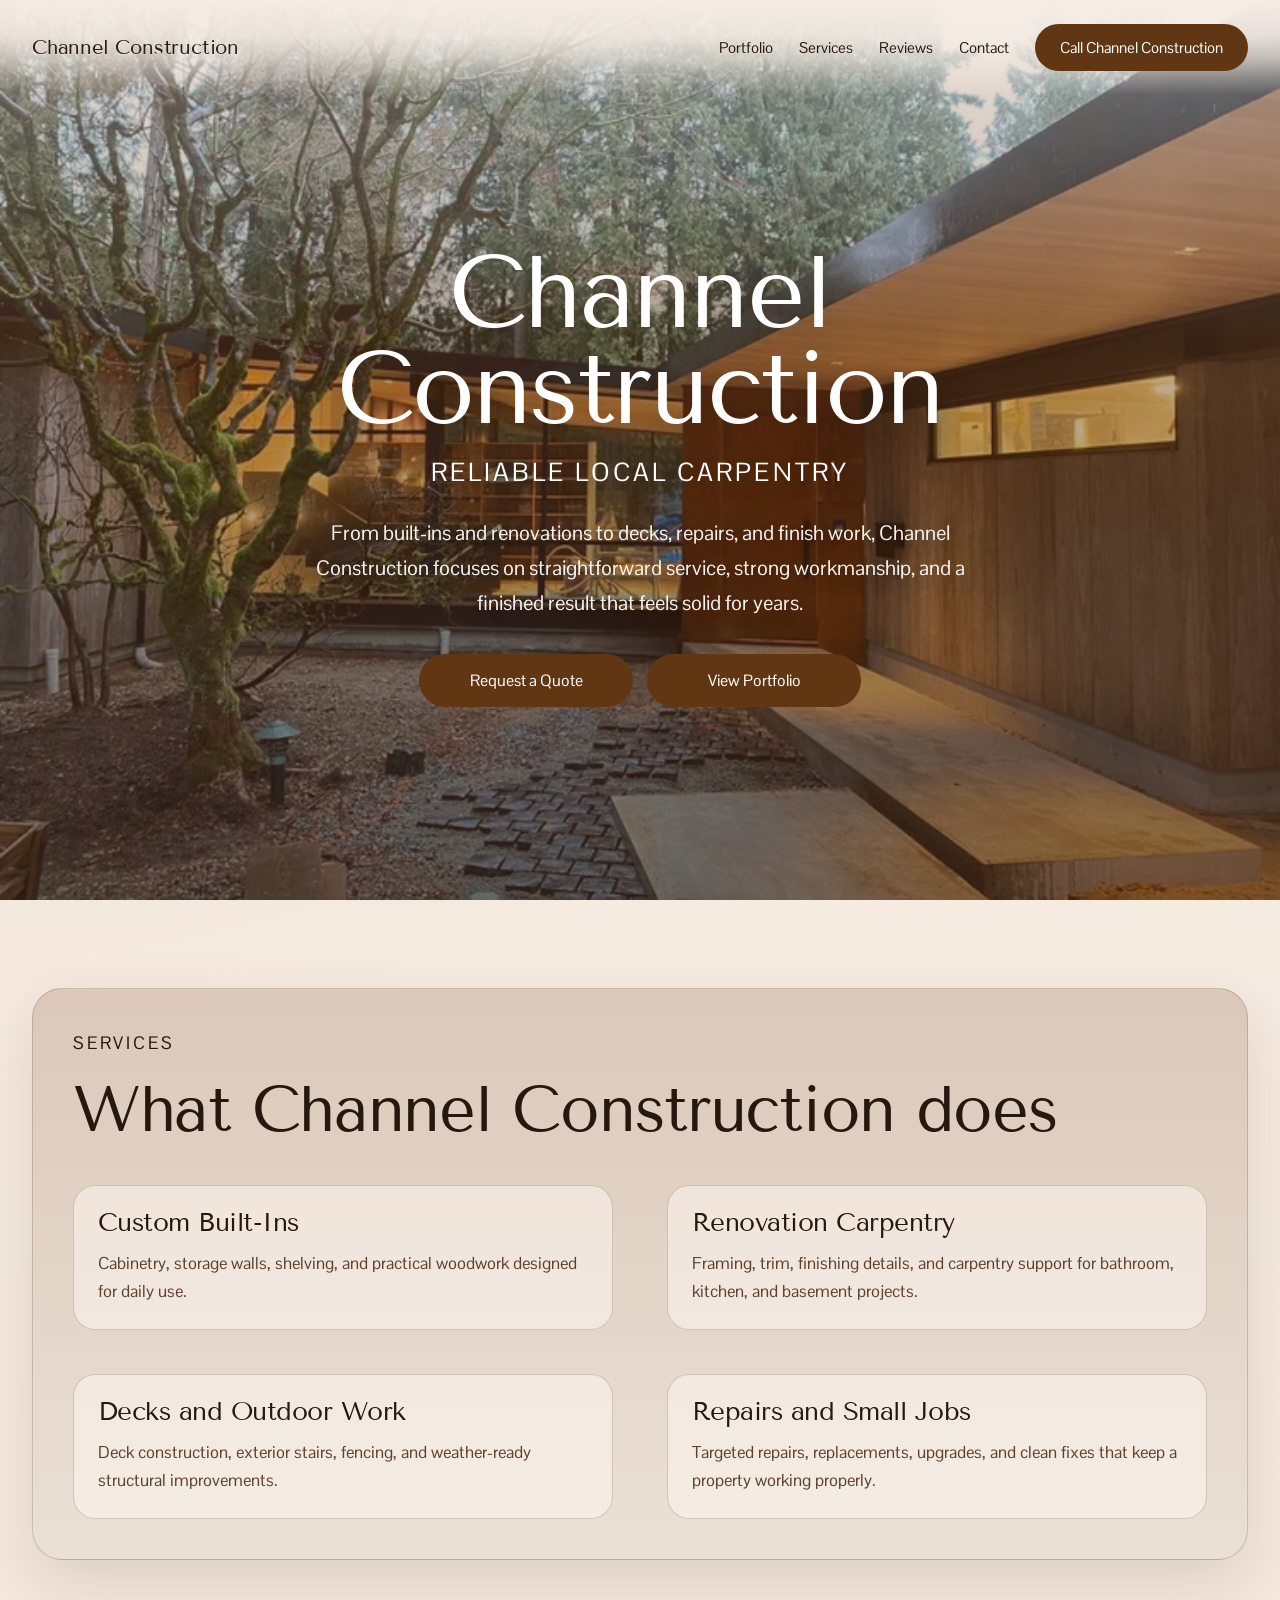
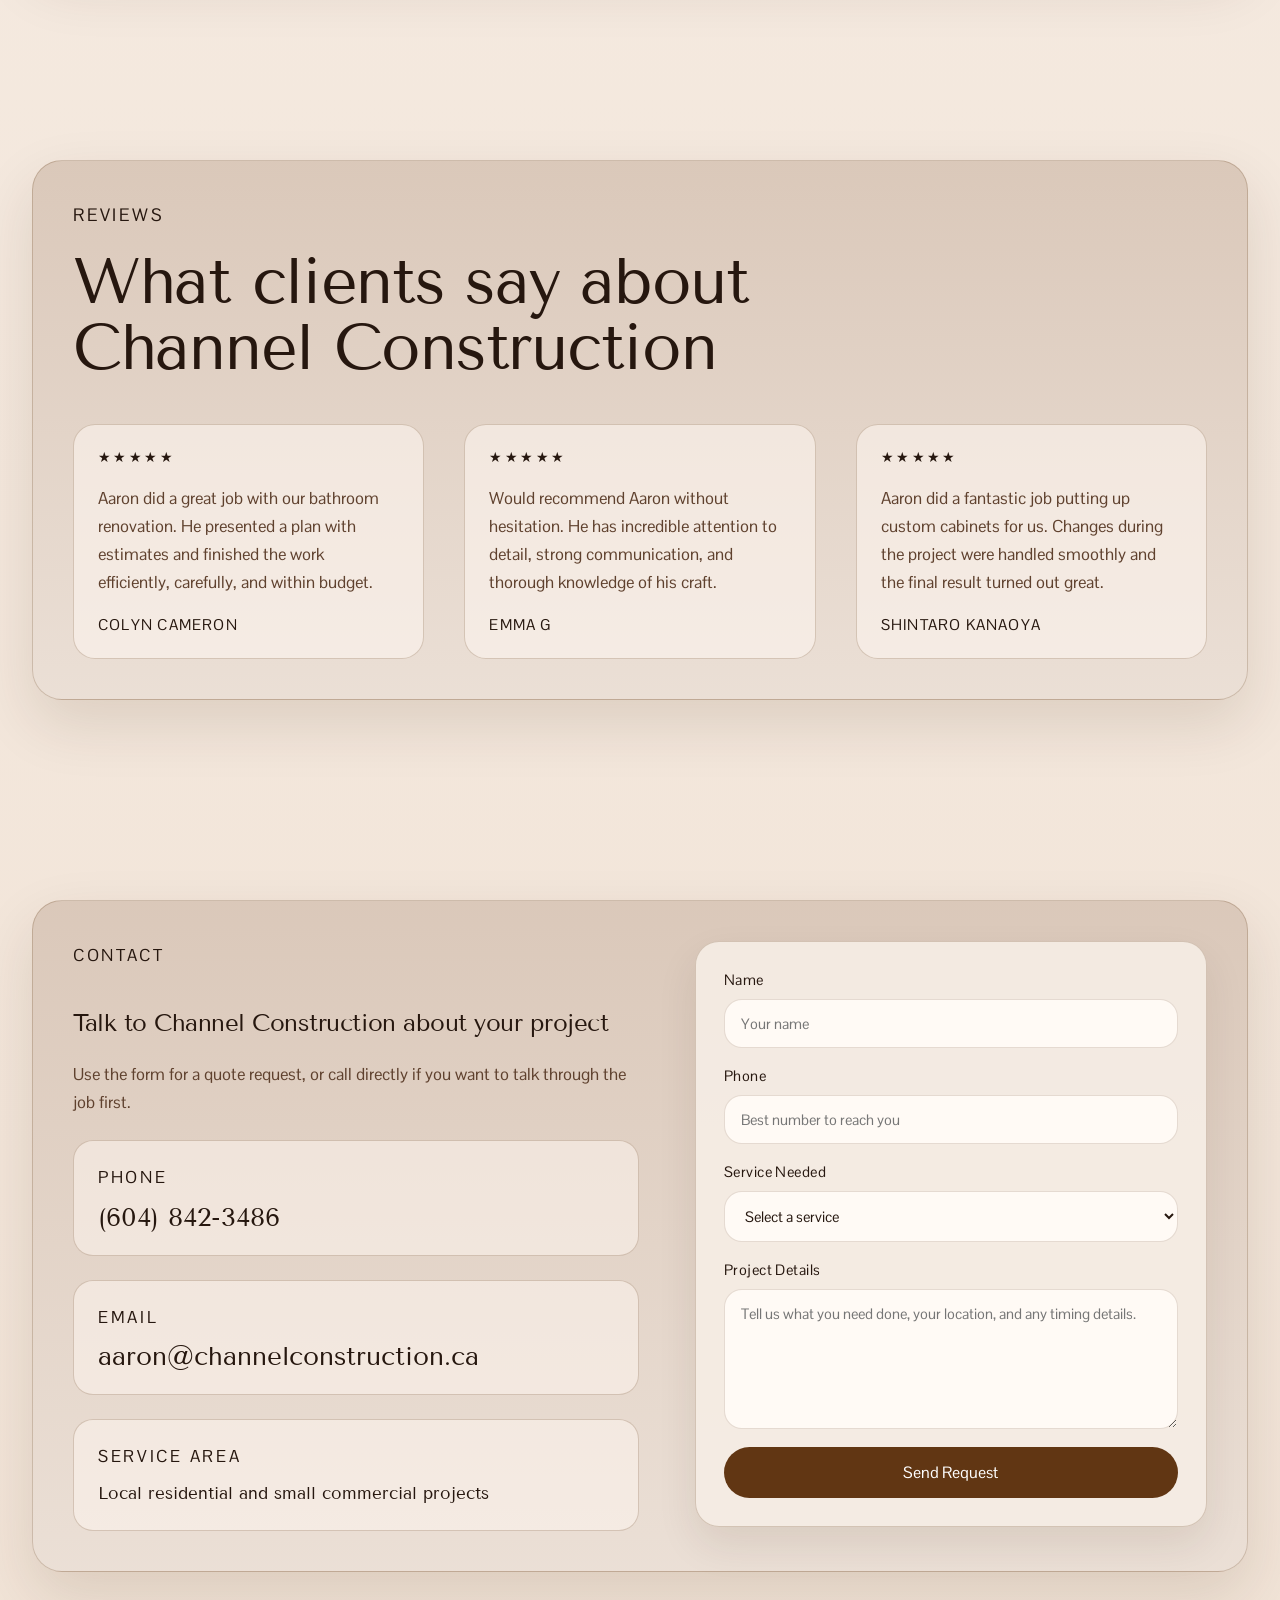
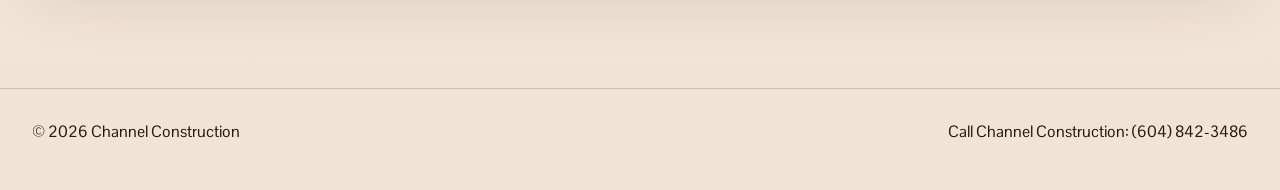
<file: index.html>
<!DOCTYPE html>
<html lang="en">
  <head>
    <meta charset="UTF-8" />
    <meta name="viewport" content="width=device-width, initial-scale=1.0" />
    <title>Channel Construction | Carpentry Services</title>
    <meta
      name="description"
      content="Simple Channel Construction website featuring services, client reviews, contact details, and a quote request form."
    />
    <link rel="stylesheet" href="index.css" />
  </head>
  <body class="home-page">
    <a class="skip-link" href="#main">Skip to content</a>

    <header class="site-header">
      <div class="container topbar">
        <a class="brand" href="#home">Channel Construction</a>
        <nav class="site-nav" aria-label="Primary navigation">
          <a href="portfolio.html">Portfolio</a>
          <a href="#services">Services</a>
          <a href="#reviews">Reviews</a>
          <a href="#contact">Contact</a>
          <a class="call-link" href="tel:+16048423486">Call Channel Construction</a>
        </nav>
      </div>
    </header>

    <main id="main">
      <section class="hero hero-home" id="home">
        <div class="container hero-grid">
          <div class="hero-copy hero-copy-centered">
            <h1>Channel Construction</h1>
            <p class="hero-subhead">Reliable local carpentry</p>
            <p class="lead">
              From built-ins and renovations to decks, repairs, and finish work, Channel Construction focuses on
              straightforward service, strong workmanship, and a finished result that feels solid for years.
            </p>
            <div class="hero-actions">
              <a class="button" href="#contact">Request a Quote</a>
              <a class="button" href="portfolio.html">View Portfolio</a>
            </div>
          </div>
        </div>
      </section>

      <section class="section services-section" id="services">
        <div class="container">
          <div class="section-head">
            <p class="eyebrow">Services</p>
            <h2>What Channel Construction does</h2>
          </div>

          <div class="services-grid">
            <article class="info-card">
              <h3>Custom Built-Ins</h3>
              <p>Cabinetry, storage walls, shelving, and practical woodwork designed for daily use.</p>
            </article>
            <article class="info-card">
              <h3>Renovation Carpentry</h3>
              <p>Framing, trim, finishing details, and carpentry support for bathroom, kitchen, and basement projects.</p>
            </article>
            <article class="info-card">
              <h3>Decks and Outdoor Work</h3>
              <p>Deck construction, exterior stairs, fencing, and weather-ready structural improvements.</p>
            </article>
            <article class="info-card">
              <h3>Repairs and Small Jobs</h3>
              <p>Targeted repairs, replacements, upgrades, and clean fixes that keep a property working properly.</p>
            </article>
          </div>
        </div>
      </section>

      <section class="section reviews-section" id="reviews">
        <div class="container">
          <div class="section-head">
            <p class="eyebrow">Reviews</p>
            <h2>
              <span class="review-title-intro">What clients say about</span>
              <span class="review-title-brand"> Channel Construction</span>
            </h2>
          </div>

          <div class="reviews-grid">
            <article class="review-card">
              <p class="stars" aria-hidden="true">★★★★★</p>
              <blockquote>
                Aaron did a great job with our bathroom renovation. He presented a plan with estimates and finished the
                work efficiently, carefully, and within budget.
              </blockquote>
              <p class="reviewer">Colyn Cameron</p>
            </article>

            <article class="review-card">
              <p class="stars" aria-hidden="true">★★★★★</p>
              <blockquote>
                Would recommend Aaron without hesitation. He has incredible attention to detail, strong communication,
                and thorough knowledge of his craft.
              </blockquote>
              <p class="reviewer">Emma G</p>
            </article>

            <article class="review-card">
              <p class="stars" aria-hidden="true">★★★★★</p>
              <blockquote>
                Aaron did a fantastic job putting up custom cabinets for us. Changes during the project were handled
                smoothly and the final result turned out great.
              </blockquote>
              <p class="reviewer">Shintaro Kanaoya</p>
            </article>
          </div>
        </div>
      </section>

      <section class="section contact-section" id="contact">
        <div class="container contact-grid">
          <div class="contact-copy">
            <p class="eyebrow">Contact</p>
            <h2>Talk to Channel&nbsp;Construction about your project</h2>
            <p>
              Use the form for a quote request, or call directly if you want to talk through the job first.
            </p>

            <div class="contact-panel">
              <p class="contact-label">Phone</p>
              <a class="contact-value" href="tel:+16048423486">(604) 842-3486</a>
            </div>

            <div class="contact-panel">
              <p class="contact-label">Email</p>
              <a class="contact-value" href="mailto:aaron@channelconstruction.ca">aaron@channelconstruction.ca</a>
            </div>

            <div class="contact-panel">
              <p class="contact-label">Service Area</p>
              <p class="contact-value">Local residential and small commercial projects</p>
            </div>
          </div>

          <form class="contact-form" action="https://formsubmit.co/aaron@channelconstruction.ca" method="post">
            <input type="hidden" name="_subject" value="New Channel Construction inquiry" />
            <input type="hidden" name="_captcha" value="false" />
            <input type="hidden" name="_next" value="https://channelconstruction.ca/#contact" />
            <label>
              Name
              <input type="text" name="name" placeholder="Your name" required />
            </label>
            <label>
              Phone
              <input type="tel" name="phone" placeholder="Best number to reach you" required />
            </label>
            <label>
              Service Needed
              <select name="service" required>
                <option value="">Select a service</option>
                <option>Built-ins / Cabinetry</option>
                <option>Renovation Carpentry</option>
                <option>Deck / Exterior Work</option>
                <option>Repairs / Small Jobs</option>
                <option>Other</option>
              </select>
            </label>
            <label>
              Project Details
              <textarea
                name="message"
                rows="5"
                placeholder="Tell us what you need done, your location, and any timing details."
                required
              ></textarea>
            </label>
            <button class="button" type="submit">Send Request</button>
          </form>
        </div>
      </section>
    </main>

    <footer class="site-footer">
      <div class="container footer-row">
        <p>© <span id="year"></span> Channel Construction</p>
        <p>Call Channel Construction: <a href="tel:+16048423486">(604) 842-3486</a></p>
      </div>
    </footer>

    <script src="index.js" defer></script>
  </body>
</html>
</file>
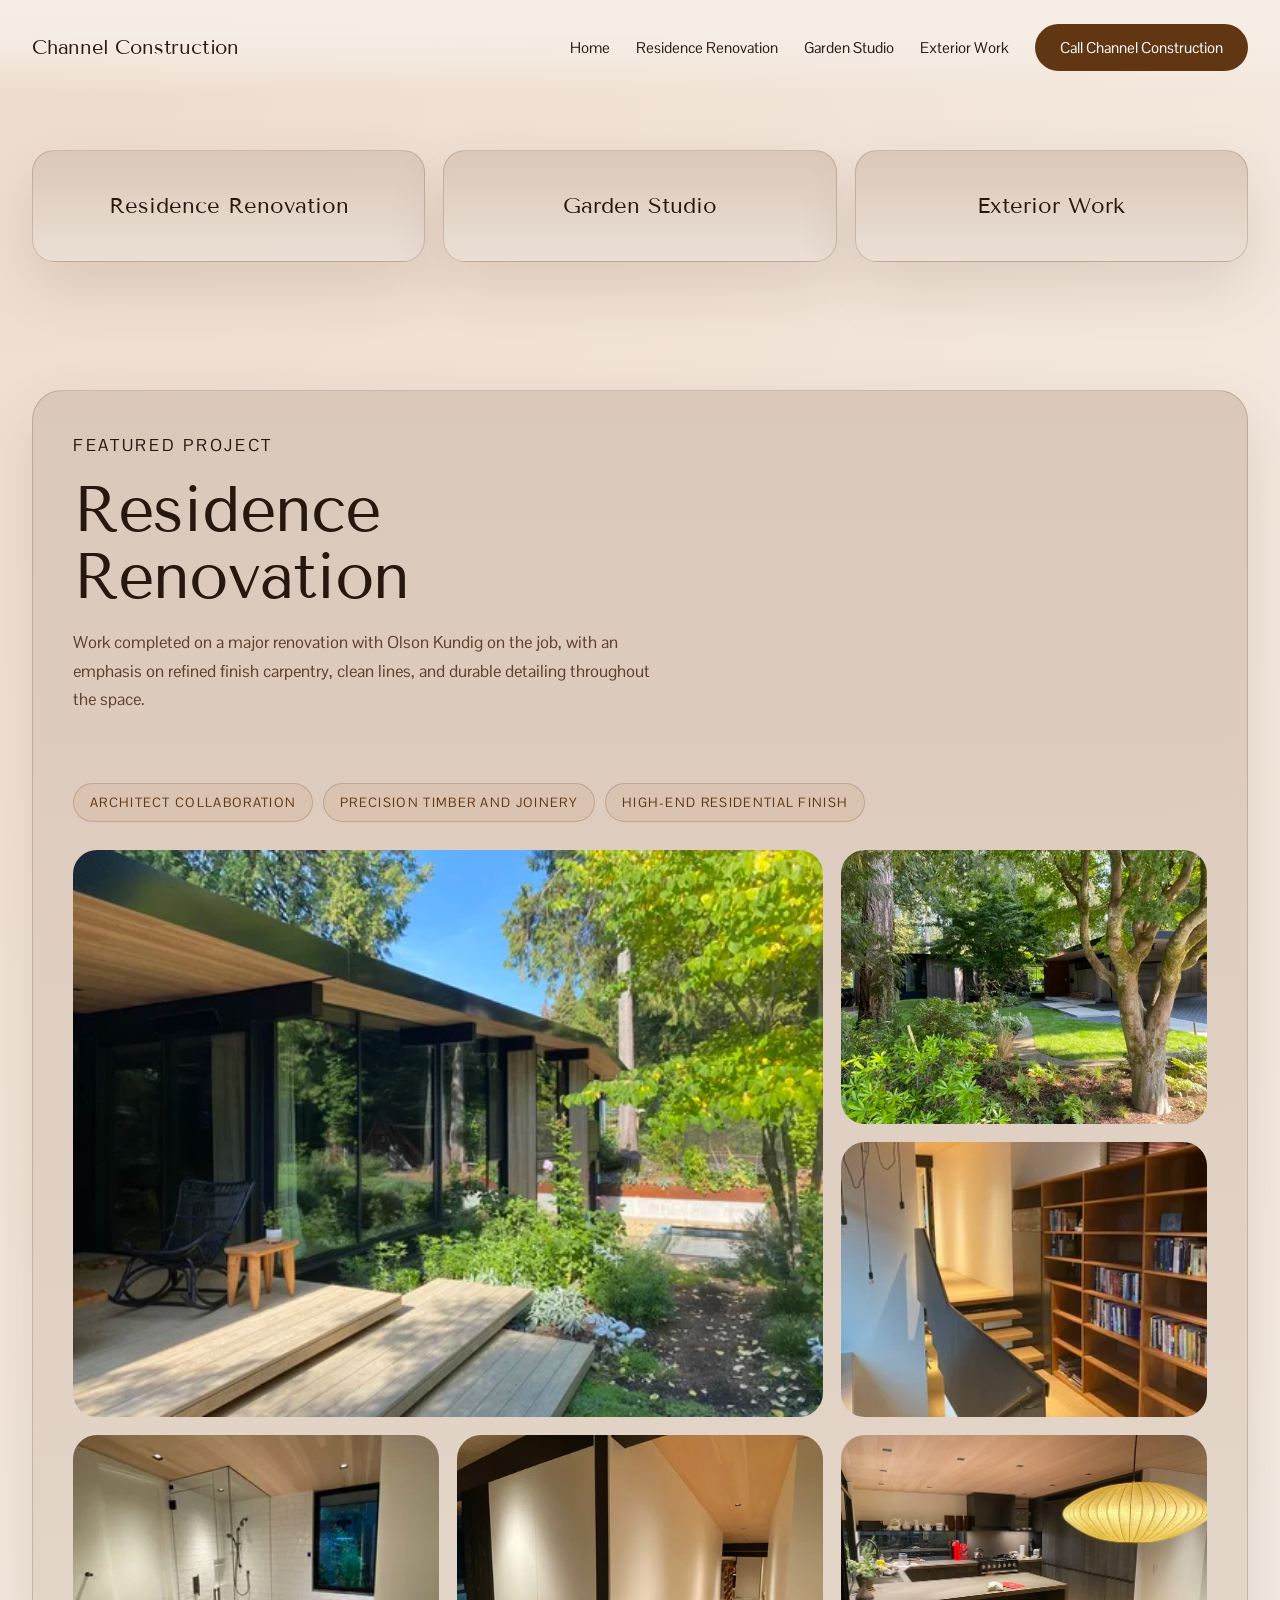
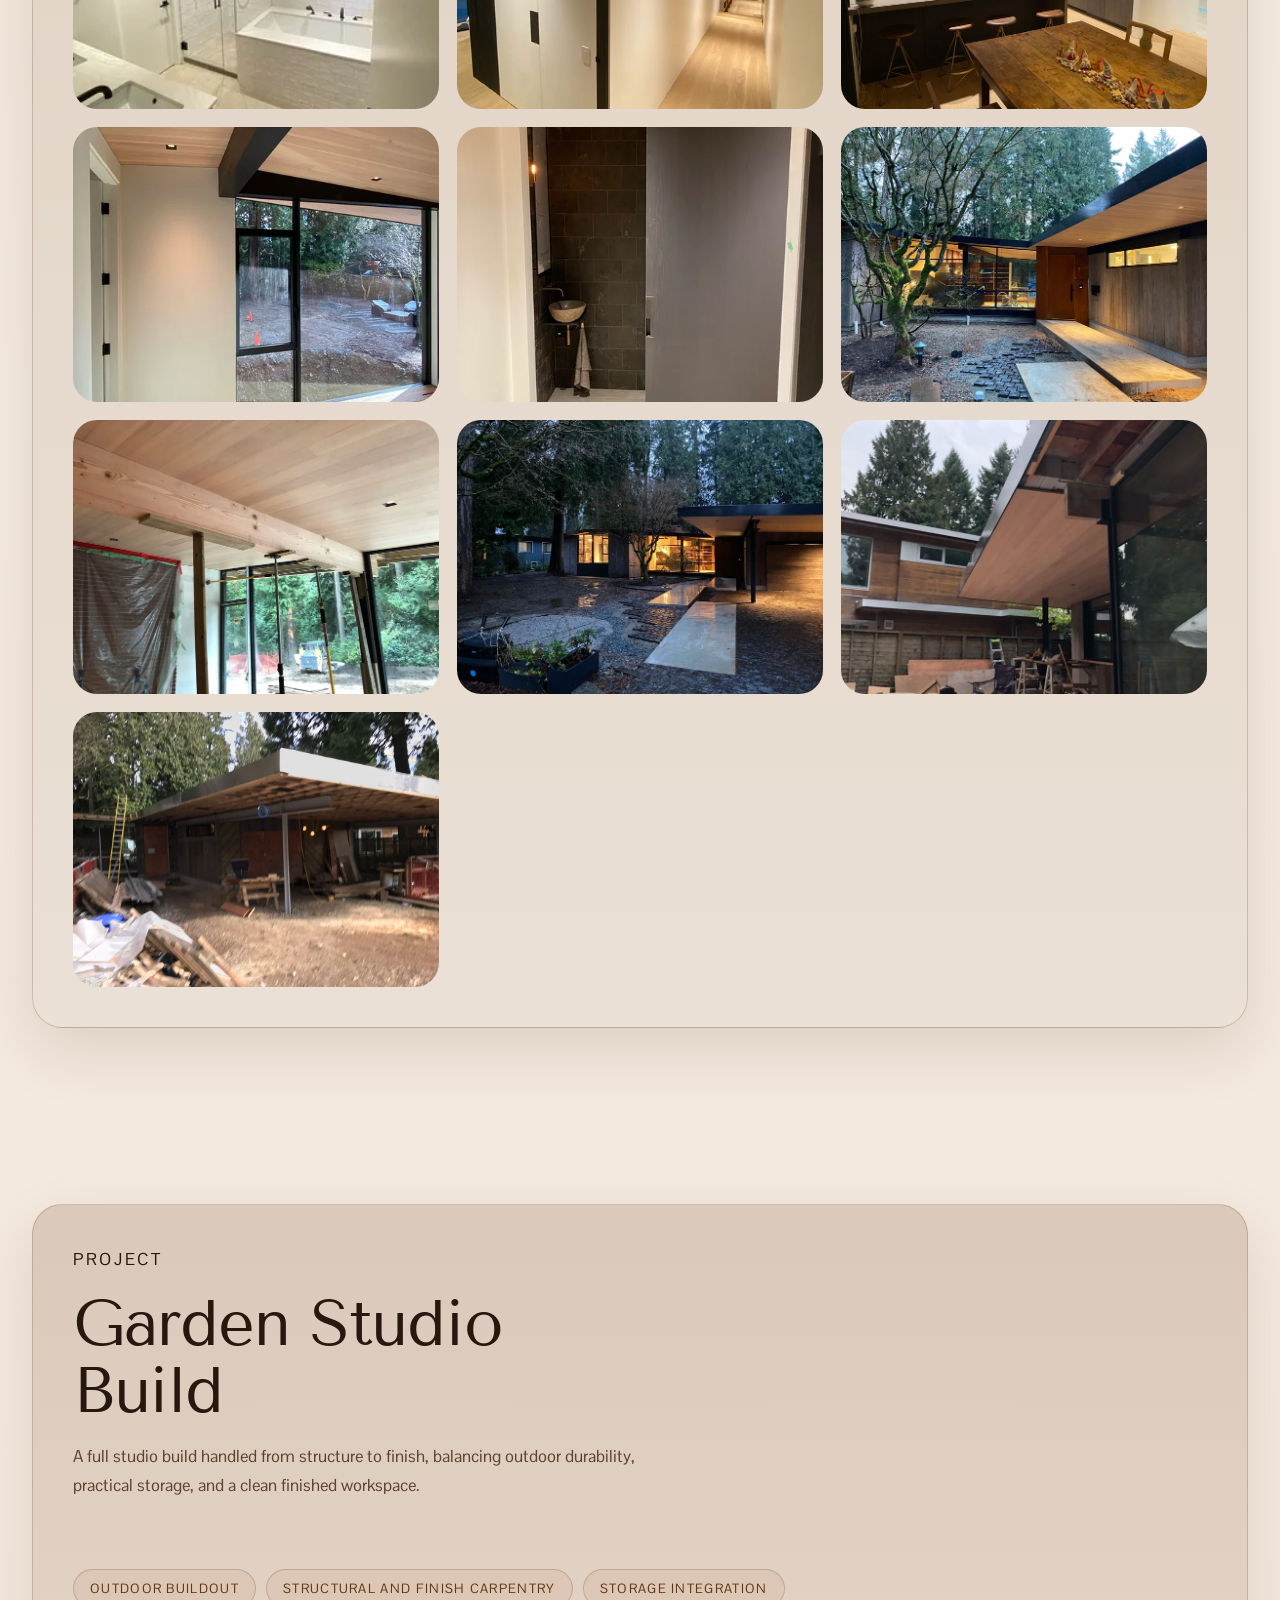
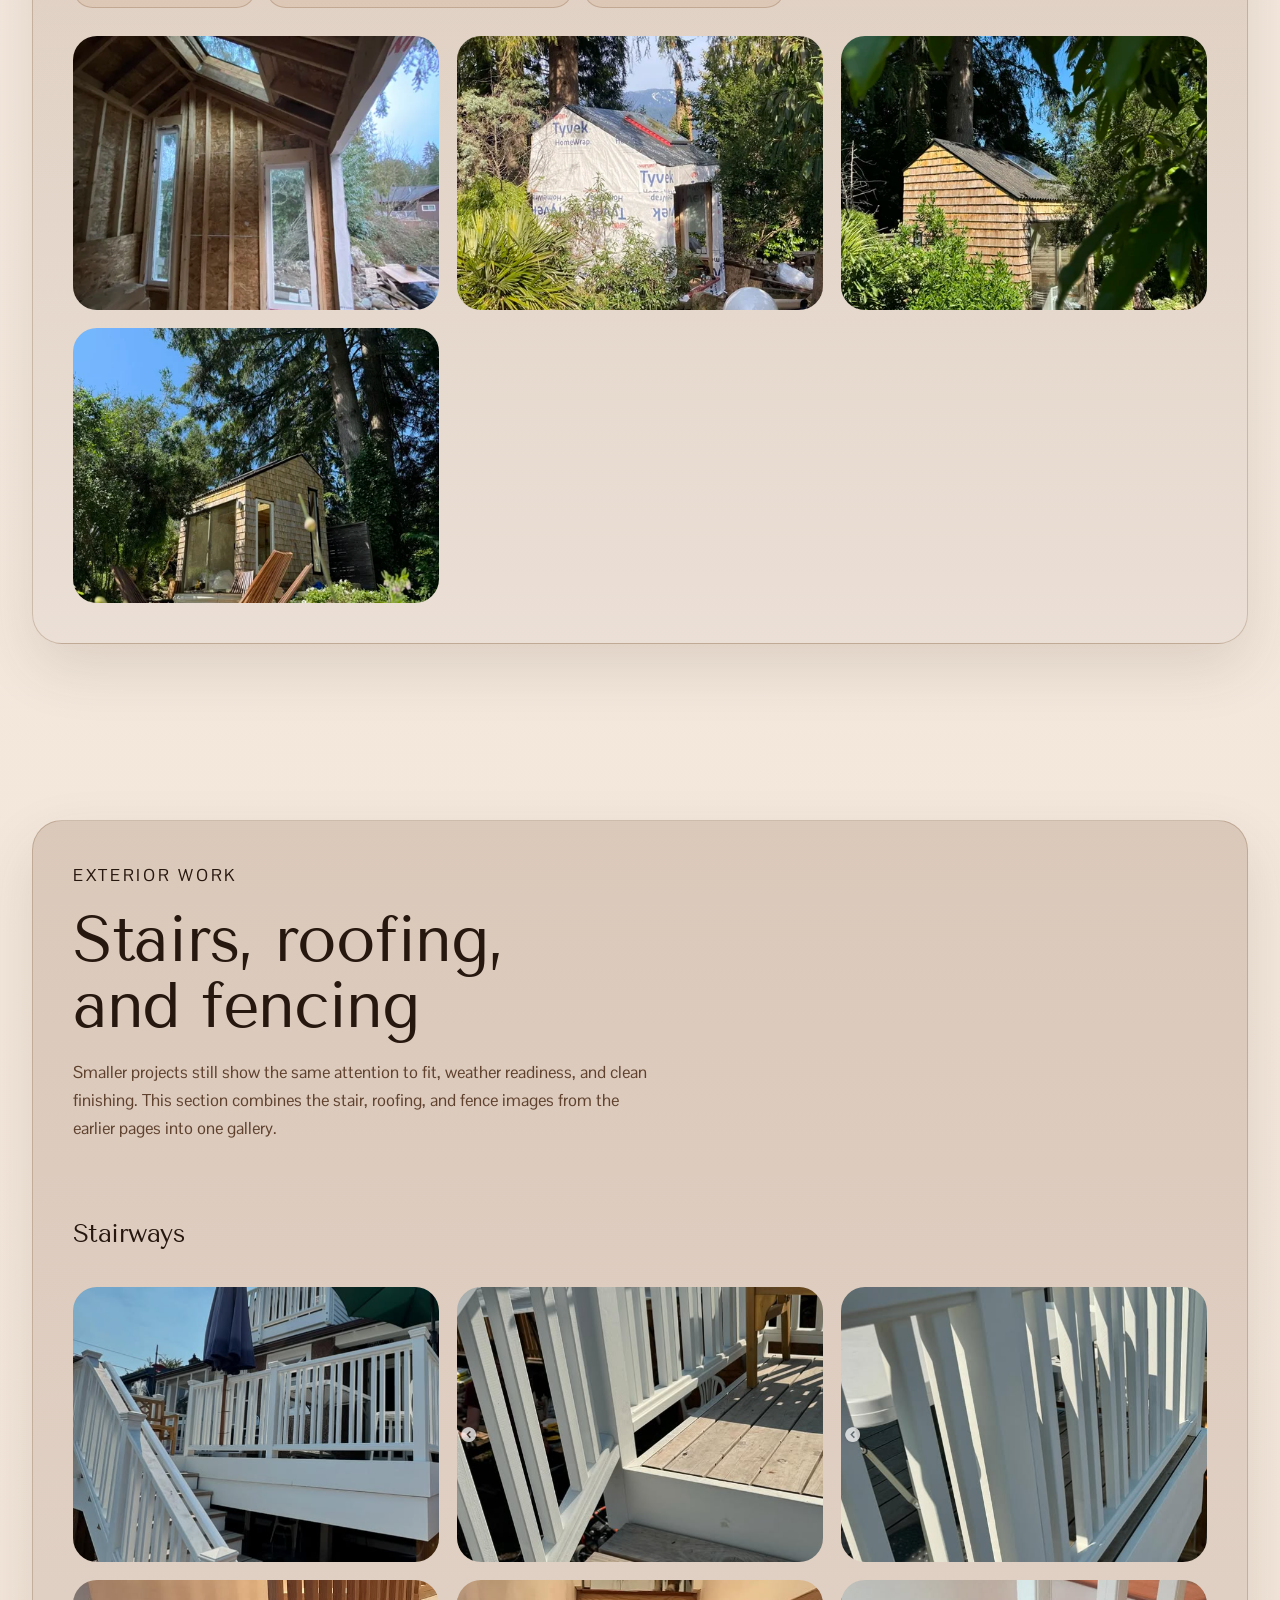
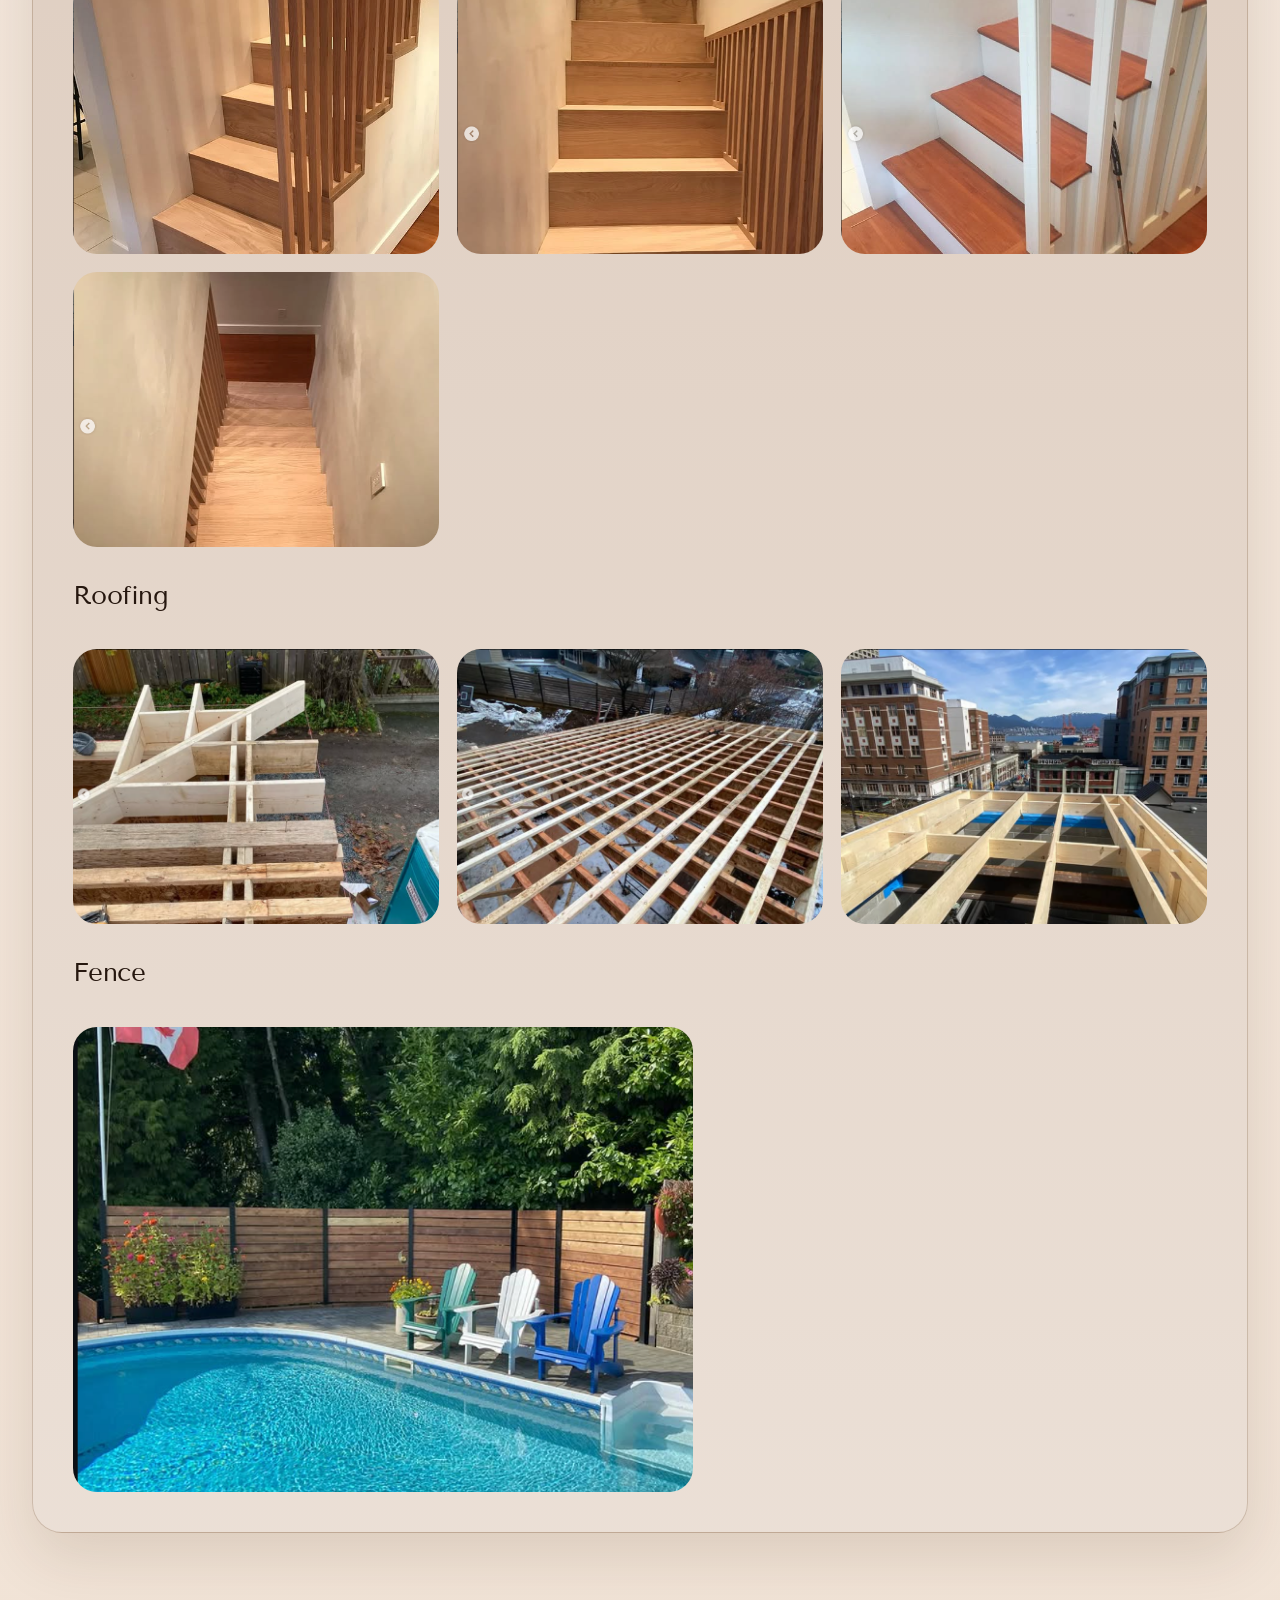
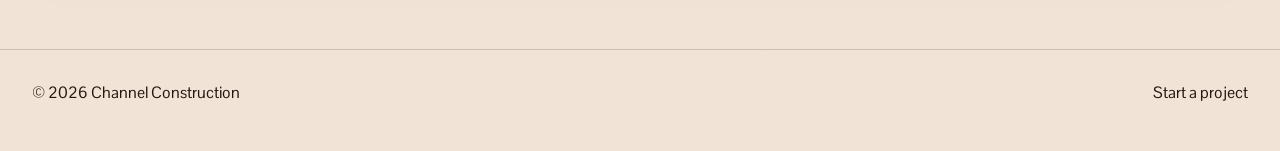
<file: portfolio.html>
<!DOCTYPE html>
<html lang="en">
  <head>
    <meta charset="UTF-8" />
    <meta name="viewport" content="width=device-width, initial-scale=1.0" />
    <title>Channel Construction | Portfolio</title>
    <meta
      name="description"
      content="Channel Construction portfolio featuring residential renovations, garden studio work, stairs, roofing, fencing, and exterior carpentry."
    />
    <link rel="stylesheet" href="index.css" />
  </head>
  <body class="portfolio-page">
    <a class="skip-link" href="#main">Skip to content</a>

    <header class="site-header">
      <div class="container topbar">
        <a class="brand" href="index.html">Channel Construction</a>
        <nav class="site-nav" aria-label="Primary navigation">
          <a href="index.html">Home</a>
          <a href="#olson-kundig">Residence Renovation</a>
          <a href="#garden-studio">Garden Studio</a>
          <a href="#exterior-work">Exterior Work</a>
          <a class="call-link" href="tel:+16048423486">Call Channel Construction</a>
        </nav>
      </div>
    </header>

    <main id="main">
      <section class="hero portfolio-hero">
        <div class="container portfolio-intro">
          <div class="portfolio-jump-list" aria-label="Portfolio sections">
            <a href="#olson-kundig">Residence Renovation</a>
            <a href="#garden-studio">Garden Studio</a>
            <a href="#exterior-work">Exterior Work</a>
          </div>
        </div>
      </section>

      <section class="section portfolio-section" id="olson-kundig">
        <div class="container portfolio-project">
          <div class="section-head">
            <p class="eyebrow">Featured project</p>
            <h2>Residence Renovation</h2>
            <p>
              Work completed on a major renovation with Olson Kundig on the job, with an emphasis on refined finish
              carpentry, clean lines, and durable detailing throughout the space.
            </p>
          </div>
          <div class="portfolio-meta">
            <span>Architect Collaboration</span>
            <span>Precision Timber and Joinery</span>
            <span>High-End Residential Finish</span>
          </div>
          <div class="portfolio-gallery portfolio-gallery-large">
            <img src="Images/Olson Kundig.webp" alt="Residence renovation overview" />
            <img src="Images/Olson Kundig 2.webp" alt="Hand-crafted panel detail" />
            <img src="Images/Olson Kundig 3.webp" alt="Cabinetry line detail" />
            <img src="Images/Olson Kundig 4.webp" alt="Interior detailing" />
            <img src="Images/Olson Kundig 5.webp" alt="Stair-side wood detailing" />
            <img src="Images/Olson Kundig 6.webp" alt="Built-in finish detail" />
            <img src="Images/Olson Kundig 8.webp" alt="Interior built-in bench" />
            <img src="Images/Olson Kundig 9.webp" alt="Architectural wood finish detail" />
            <img src="Images/Olson Kundig 10.webp" alt="Crafted joinery detail" />
            <img src="Images/Olson Kundig 11.webp" alt="Storage joinery closeup" />
            <img src="Images/Olson Kundig 12.webp" alt="Trim and wall detail" />
            <img src="Images/Olson Kundig 13.webp" alt="Stair and trim detail" />
            <img src="Images/Olson Kundig 14.webp" alt="Finished carpentry installation" />
          </div>
        </div>
      </section>

      <section class="section portfolio-section portfolio-section-muted" id="garden-studio">
        <div class="container portfolio-project">
          <div class="section-head">
            <p class="eyebrow">Project</p>
            <h2>Garden Studio Build</h2>
            <p>
              A full studio build handled from structure to finish, balancing outdoor durability, practical storage,
              and a clean finished workspace.
            </p>
          </div>
          <div class="portfolio-meta">
            <span>Outdoor Buildout</span>
            <span>Structural and Finish Carpentry</span>
            <span>Storage Integration</span>
          </div>
          <div class="portfolio-gallery">
            <img src="Images/Garden Studio.webp" alt="Garden studio overview" />
            <img src="Images/Garden Studio 2.webp" alt="Garden studio side view" />
            <img src="Images/Garden Studio 3.webp" alt="Garden studio cabinetry detail" />
            <img src="Images/Garden Studio 4.webp" alt="Garden studio interior finishing" />
          </div>
        </div>
      </section>

      <section class="section portfolio-section" id="exterior-work">
        <div class="container portfolio-project">
          <div class="section-head">
            <p class="eyebrow">Exterior work</p>
            <h2>Stairs, roofing, and fencing</h2>
            <p>
              Smaller projects still show the same attention to fit, weather readiness, and clean finishing. This section
              combines the stair, roofing, and fence images from the earlier pages into one gallery.
            </p>
          </div>

          <h3 class="portfolio-subhead">Stairways</h3>
          <div class="portfolio-gallery">
            <img src="Images/Outside Stairway.png" alt="Outside stairway overview" />
            <img src="Images/Outside Stairway 2.png" alt="Outside stairway framing and rails" />
            <img src="Images/Outside Stairway 3.png" alt="Outside stairway details" />
            <img src="Images/Stairway 1.png" alt="Stairway handrail and support" />
            <img src="Images/Stairway 2.png" alt="Stairway build work" />
            <img src="Images/Stairway 3.png" alt="Stairway joinery closeup" />
            <img src="Images/Strairway 4.png" alt="Additional stairway detail" />
          </div>

          <h3 class="portfolio-subhead">Roofing</h3>
          <div class="portfolio-gallery">
            <img src="Images/Roofing .png" alt="Roofing millwork and weather protection work" />
            <img src="Images/Roofing 2.png" alt="Roofing flashing and trim" />
            <img src="Images/Roofing 3.png" alt="Roofing edge and cladding finish" />
          </div>

          <h3 class="portfolio-subhead">Fence</h3>
          <div class="portfolio-gallery portfolio-gallery-single">
            <img src="Images/Garden fence.png" alt="Garden fence build and detail" />
          </div>
        </div>
      </section>
    </main>

    <footer class="site-footer">
      <div class="container footer-row">
        <p>© <span id="year"></span> Channel Construction</p>
        <p><a href="index.html#contact">Start a project</a></p>
      </div>
    </footer>

    <script src="index.js" defer></script>
  </body>
</html>
</file>
<file: index.css>
@import url("https://fonts.googleapis.com/css2?family=Pontano+Sans:wght@400;700&family=Tenor+Sans&display=swap");

:root {
  --bg: #f6eee6;
  --surface: #d9c7b8;
  --surface-strong: #eadfd5;
  --text: #26170f;
  --muted: #5f412e;
  --line: rgba(97, 54, 19, 0.22);
  --line-strong: #613613;
  --accent: #613613;
  --accent-soft: #ba733d;
  --accent-deep: #6b2b06;
  --accent-mid: #7f461b;
  --container: min(1400px, calc(100% - 64px));
  --body: "Pontano Sans", "Helvetica Neue", Arial, sans-serif;
  --display: "Tenor Sans", Georgia, serif;
  --radius: 30px;
  --shadow: 0 24px 60px rgba(58, 31, 12, 0.12);
}

*,
*::before,
*::after {
  box-sizing: border-box;
}

html {
  scroll-behavior: smooth;
  background:
    radial-gradient(circle at top left, rgba(186, 115, 61, 0.14), transparent 30%),
    linear-gradient(180deg, #f7eee6 0%, #f1e3d6 100%);
}

body {
  margin: 0;
  font-family: var(--body);
  color: var(--text);
  background:
    radial-gradient(circle at top left, rgba(186, 115, 61, 0.14), transparent 30%),
    linear-gradient(180deg, #f7eee6 0%, #f1e3d6 100%);
}

.home-page {
  background: transparent;
}

a {
  color: inherit;
}

img {
  display: block;
  max-width: 100%;
}

h1,
h2,
h3 {
  margin: 0;
  font-family: var(--display);
  font-weight: 400;
  line-height: 1.04;
  letter-spacing: -0.02em;
}

p,
blockquote,
li,
label,
input,
select,
textarea,
button {
  font: inherit;
}

p,
blockquote {
  margin: 0;
  color: var(--muted);
}

ul {
  margin: 0;
}

.skip-link {
  position: absolute;
  left: -9999px;
}

.skip-link:focus {
  left: 16px;
  top: 16px;
  z-index: 100;
  background: #fff;
  padding: 10px 14px;
  border: 1px solid var(--line-strong);
  border-radius: 999px;
}

.container {
  width: var(--container);
  margin: 0 auto;
}

.site-header {
  position: sticky;
  top: 0;
  z-index: 20;
  background: rgba(251, 246, 241, 0.94);
  border-bottom: 1px solid var(--line);
}

.topbar,
.footer-row {
  display: flex;
  align-items: center;
  justify-content: space-between;
  gap: 24px;
}

.topbar {
  min-height: 86px;
}

.brand {
  text-decoration: none;
  font-family: var(--display);
  font-size: 1.25rem;
  letter-spacing: -0.01em;
}

.site-nav {
  display: flex;
  flex-wrap: wrap;
  align-items: center;
  justify-content: flex-end;
  gap: 26px;
}

.site-nav a {
  text-decoration: none;
  color: var(--text);
  font-size: 0.95rem;
}

.site-nav a:hover,
.site-nav a:focus-visible,
.brand:hover,
.brand:focus-visible {
  color: var(--accent);
}

.call-link,
.button {
  display: inline-flex;
  align-items: center;
  justify-content: center;
  text-decoration: none;
  border: 1px solid transparent;
  border-radius: 999px;
  transition: background-color 0.2s ease, color 0.2s ease, opacity 0.2s ease;
  background: var(--accent);
  color: #fff;
}

.call-link {
  padding: 13px 24px;
}

.site-nav .call-link,
.site-nav .call-link:hover,
.site-nav .call-link:focus-visible {
  color: #fff;
}

.call-link:hover,
.button:hover,
.call-link:focus-visible,
.button:focus-visible {
  background: var(--accent-deep);
}

.hero,
.section {
  padding: 88px 0;
}

.hero-grid,
.contact-grid {
  display: grid;
  grid-template-columns: minmax(0, 1.05fr) minmax(320px, 0.95fr);
  gap: 56px;
  align-items: start;
}

.hero-copy {
  display: grid;
  align-content: start;
  gap: 0;
  padding-top: 28px;
}

.hero-copy h1 {
  max-width: 24rem;
  font-size: clamp(3.1rem, 6vw, 6rem);
}

.hero-logo-wrap {
  margin-top: 6px;
  max-width: 560px;
}

.hero-logo {
  width: 100%;
  max-width: 560px;
  height: auto;
}

.eyebrow {
  margin-bottom: 18px;
  color: var(--text);
  font-size: 0.78rem;
  letter-spacing: 0.16em;
  text-transform: uppercase;
}

.lead {
  margin-top: 28px;
  max-width: 56ch;
  font-size: 1.18rem;
  line-height: 1.65;
}

.hero-actions {
  display: flex;
  flex-wrap: wrap;
  gap: 14px;
  margin-top: 30px;
}

.button {
  padding: 14px 24px;
  cursor: pointer;
}

.button-secondary {
  background: var(--accent);
  border-color: transparent;
  color: #fff;
}

.button-secondary:hover,
.button-secondary:focus-visible {
  background: var(--accent-deep);
  color: #fff;
}

.hero-points {
  display: grid;
  gap: 10px;
  padding-left: 20px;
  margin-top: 32px;
  color: var(--muted);
  line-height: 1.6;
}

.hero-media {
  margin: 0;
  overflow: hidden;
  background: var(--surface);
}

.hero-media img {
  width: 100%;
  aspect-ratio: 4 / 5;
  object-fit: cover;
}

.home-page .site-header {
  position: absolute;
  width: 100%;
  background: linear-gradient(180deg, rgba(246, 238, 230, 0.98) 0%, rgba(246, 238, 230, 0.88) 38%, rgba(246, 238, 230, 0.62) 62%, rgba(246, 238, 230, 0.28) 82%, transparent 100%);
  border-bottom: 0;
}

.portfolio-page .site-header {
  background: linear-gradient(180deg, rgba(246, 238, 230, 0.98) 0%, rgba(246, 238, 230, 0.88) 38%, rgba(246, 238, 230, 0.62) 62%, rgba(246, 238, 230, 0.28) 82%, transparent 100%);
  border-bottom: 0;
}

.home-page .topbar {
  min-height: 94px;
}

.portfolio-page .topbar {
  min-height: 94px;
}

.home-page .brand,
.portfolio-page .brand,
.home-page .site-nav a:not(.call-link) {
  color: #2d1b11;
  text-shadow: 0 1px 0 rgba(255, 255, 255, 0.3);
}

.portfolio-page .site-nav a:not(.call-link) {
  color: #2d1b11;
  text-shadow: 0 1px 0 rgba(255, 255, 255, 0.3);
}

.home-page .site-nav a:not(.call-link):hover,
.home-page .site-nav a:not(.call-link):focus-visible,
.portfolio-page .site-nav a:not(.call-link):hover,
.portfolio-page .site-nav a:not(.call-link):focus-visible,
.home-page .brand:hover,
.home-page .brand:focus-visible,
.portfolio-page .brand:hover,
.portfolio-page .brand:focus-visible {
  color: var(--accent-deep);
}

.home-page .hero-home {
  position: relative;
  min-height: 100vh;
  display: grid;
  align-items: center;
  padding: 124px 0 72px;
  background:
    linear-gradient(180deg, rgba(107, 43, 6, 0.22) 0%, rgba(97, 54, 19, 0.38) 42%, rgba(45, 27, 17, 0.56) 100%),
    url("Images/Olson Kundig 10.webp") center center / cover no-repeat;
}

.home-page .hero-home::before {
  content: "";
  position: absolute;
  inset: 0;
  background:
    linear-gradient(180deg, rgba(246, 238, 230, 0.42) 0%, rgba(246, 238, 230, 0.24) 18%, rgba(186, 115, 61, 0.12) 38%, rgba(127, 70, 27, 0.12) 58%, rgba(97, 54, 19, 0.2) 100%);
}

.home-page .hero-home .hero-grid {
  position: relative;
  z-index: 1;
  grid-template-columns: 1fr;
  justify-items: center;
}

.hero-copy-centered {
  width: min(760px, 100%);
  justify-items: center;
  text-align: center;
  padding-top: 0;
}

.hero-copy-centered h1,
.hero-copy-centered .hero-subhead,
.hero-copy-centered .lead,
.hero-copy-centered .hero-actions {
  color: #fff;
}

.hero-copy-centered h1 {
  max-width: none;
  font-size: clamp(4.4rem, 8vw, 7.8rem);
  line-height: 0.94;
  text-shadow: 0 14px 34px rgba(45, 27, 17, 0.26);
}

.hero-subhead {
  margin-top: 20px;
  font-size: clamp(1.1rem, 2.2vw, 1.6rem);
  line-height: 1.2;
  letter-spacing: 0.12em;
  text-transform: uppercase;
  white-space: nowrap;
  text-shadow: 0 8px 22px rgba(45, 27, 17, 0.22);
}

.hero-copy-centered .lead {
  max-width: 42rem;
  margin-top: 28px;
  font-size: clamp(1.08rem, 2vw, 1.28rem);
  line-height: 1.7;
  color: rgba(255, 255, 255, 0.94);
  text-shadow: 0 8px 22px rgba(45, 27, 17, 0.24);
}

.hero-copy-centered .hero-actions {
  margin-top: 34px;
}

.hero-copy-centered .button {
  min-width: 214px;
  padding: 16px 28px;
  border: 0;
  background: var(--accent);
  color: #fff;
  box-shadow: none;
}

.hero-copy-centered .button:hover,
.hero-copy-centered .button:focus-visible {
  background: var(--accent-mid);
}

.section + .section {
  margin-top: 24px;
}

.section-head {
  max-width: 56rem;
  margin-bottom: 42px;
}

.section-head h2 {
  max-width: 14ch;
  font-size: clamp(2.8rem, 5vw, 4.7rem);
  margin-bottom: 18px;
}

.services-section .section-head h2 {
  max-width: none;
  white-space: nowrap;
}

.reviews-section .section-head h2 {
  max-width: none;
}

.review-title-intro,
.review-title-brand {
  display: block;
}

.nowrap {
  white-space: nowrap;
}

.section-head p {
  max-width: 58ch;
  font-size: 1.1rem;
  line-height: 1.68;
}

.services-section,
.contact-section,
.reviews-section,
.portfolio-section,
.portfolio-section-muted {
  background: transparent;
}

.services-section .container,
.reviews-section .container,
.contact-section .container,
.portfolio-section .container,
.portfolio-hero .container {
  padding: 40px;
  border: 1px solid var(--line);
  border-radius: var(--radius);
  background: linear-gradient(180deg, rgba(217, 199, 184, 0.96), rgba(234, 223, 213, 0.96));
  box-shadow: var(--shadow);
}

.portfolio-hero .container {
  padding: 0;
  border: 0;
  border-radius: 0;
  background: transparent;
  box-shadow: none;
}

.services-grid {
  display: grid;
  grid-template-columns: repeat(2, minmax(0, 1fr));
  gap: 44px 54px;
}

.info-card,
.review-card,
.contact-form,
.contact-panel {
  background: transparent;
  border: 0;
  padding: 0;
  box-shadow: none;
}

.info-card {
  padding-top: 20px;
  border-top: 1px solid var(--line);
  padding: 24px;
  border: 1px solid var(--line);
  border-radius: calc(var(--radius) - 8px);
  background: rgba(255, 248, 242, 0.52);
}

.info-card h3,
.portfolio-subhead {
  font-size: clamp(1.45rem, 2vw, 1.8rem);
  margin-bottom: 12px;
}

.info-card p,
.review-card blockquote,
.contact-copy p,
.portfolio-project p {
  font-size: 1.05rem;
  line-height: 1.68;
}

.reviews-grid {
  display: grid;
  grid-template-columns: repeat(3, minmax(0, 1fr));
  gap: 40px;
}

.review-card {
  padding: 24px;
  border: 1px solid var(--line);
  border-radius: calc(var(--radius) - 8px);
  background: rgba(255, 248, 242, 0.54);
}

.stars {
  color: var(--text);
  letter-spacing: 0.18em;
  margin-bottom: 18px;
  font-size: 0.85rem;
}

.reviewer {
  margin-top: 18px;
  color: var(--text);
  font-size: 0.95rem;
  letter-spacing: 0.08em;
  text-transform: uppercase;
}

.contact-grid {
  align-items: start;
}

.contact-copy {
  display: grid;
  gap: 24px;
}

.contact-panel {
  padding: 22px 24px;
  border: 1px solid var(--line);
  border-radius: calc(var(--radius) - 10px);
  background: rgba(255, 248, 242, 0.5);
}

.contact-label {
  color: var(--text);
  font-size: 0.78rem;
  letter-spacing: 0.16em;
  text-transform: uppercase;
}

.contact-value {
  margin-top: 10px;
  display: inline-block;
  color: var(--text);
  font-family: var(--display);
  font-size: clamp(1.2rem, 2vw, 1.6rem);
  text-decoration: none;
}

.contact-form {
  display: grid;
  gap: 18px;
  padding: 28px;
  border: 1px solid var(--line);
  border-radius: calc(var(--radius) - 6px);
  background: rgba(245, 236, 228, 0.94);
  box-shadow: 0 18px 40px rgba(58, 31, 12, 0.09);
}

.contact-form label {
  display: grid;
  gap: 10px;
  color: var(--text);
  font-size: 0.92rem;
  letter-spacing: 0.03em;
}

.contact-form input,
.contact-form select,
.contact-form textarea {
  width: 100%;
  padding: 14px 16px;
  border: 1px solid rgba(97, 54, 19, 0.16);
  border-radius: 18px;
  background: #fffaf5;
  color: var(--text);
}

.contact-form textarea {
  resize: vertical;
  min-height: 140px;
}

.contact-form input:focus,
.contact-form select:focus,
.contact-form textarea:focus {
  outline: none;
  border-color: var(--accent-soft);
  box-shadow: 0 0 0 4px rgba(186, 115, 61, 0.12);
}

.portfolio-hero {
  padding-top: 56px;
  padding-bottom: 64px;
}

.portfolio-intro {
  display: block;
}

.portfolio-jump-list {
  display: grid;
  grid-template-columns: repeat(3, minmax(0, 1fr));
  gap: 18px;
}

.portfolio-jump-list a {
  display: flex;
  align-items: center;
  justify-content: center;
  min-height: 112px;
  padding: 22px 24px;
  border: 1px solid var(--line);
  border-radius: calc(var(--radius) - 8px);
  background: linear-gradient(180deg, rgba(217, 199, 184, 0.96), rgba(234, 223, 213, 0.96));
  box-shadow: var(--shadow);
  text-decoration: none;
  text-align: center;
  color: var(--text);
  font-family: var(--display);
  font-size: clamp(1.1rem, 1.8vw, 1.35rem);
  line-height: 1.2;
}

.portfolio-jump-list a:hover,
.portfolio-jump-list a:focus-visible {
  transform: translateY(-2px);
  background: linear-gradient(180deg, rgba(234, 223, 213, 0.98), rgba(245, 236, 228, 0.98));
}

.portfolio-section {
  padding-top: 64px;
}

.portfolio-project {
  display: grid;
  gap: 28px;
}

.portfolio-meta {
  display: flex;
  flex-wrap: wrap;
  gap: 10px;
}

.portfolio-meta span {
  padding: 10px 16px;
  border: 1px solid var(--line);
  border-radius: 999px;
  background: rgba(186, 115, 61, 0.1);
  font-size: 0.82rem;
  letter-spacing: 0.1em;
  text-transform: uppercase;
  color: var(--accent);
}

.portfolio-gallery {
  display: grid;
  grid-template-columns: repeat(3, minmax(0, 1fr));
  gap: 18px;
}

.portfolio-gallery img {
  width: 100%;
  aspect-ratio: 4 / 3;
  object-fit: cover;
  background: var(--surface);
  border-radius: 24px;
}

.portfolio-gallery-large img:first-child {
  grid-column: span 2;
  grid-row: span 2;
  aspect-ratio: auto;
  min-height: 100%;
}

.portfolio-subhead {
  margin-top: 8px;
}

.portfolio-gallery-single {
  grid-template-columns: minmax(0, 620px);
}

.site-footer {
  padding: 32px 0 48px;
  border-top: 1px solid var(--line);
  margin-top: 28px;
}

.site-footer p,
.site-footer a {
  color: var(--text);
  text-decoration: none;
}

@media (max-width: 1000px) {
  :root {
    --container: min(1400px, calc(100% - 40px));
  }

  .hero-grid,
  .contact-grid,
  .portfolio-intro,
  .reviews-grid,
  .portfolio-gallery,
  .services-grid {
    grid-template-columns: 1fr;
  }

  .portfolio-jump-list {
    grid-template-columns: 1fr;
  }

  .section-head h2,
  .portfolio-intro h1 {
    max-width: none;
  }

  .portfolio-gallery-large img:first-child {
    grid-column: auto;
    grid-row: auto;
    aspect-ratio: 4 / 3;
  }
}

@media (max-width: 760px) {
  .hero,
  .section,
  .portfolio-hero {
    padding: 64px 0;
  }

  .site-header {
    position: relative;
  }

  .topbar,
  .footer-row {
    flex-direction: column;
    align-items: flex-start;
    padding: 18px 0;
    gap: 16px;
  }

  .site-nav {
    width: 100%;
    justify-content: flex-start;
    gap: 14px 18px;
  }

  .home-page .site-header {
    position: absolute;
    background: linear-gradient(180deg, rgba(251, 246, 241, 0.94) 0%, rgba(251, 246, 241, 0.74) 50%, rgba(251, 246, 241, 0.2) 100%);
  }

  .home-page .hero-home {
    min-height: 88vh;
    padding-top: 210px;
  }

  .hero-copy-centered h1 {
    font-size: clamp(3.1rem, 11vw, 4.9rem);
    line-height: 0.98;
  }

  .hero-subhead {
    white-space: normal;
    font-size: clamp(0.95rem, 4vw, 1.2rem);
    letter-spacing: 0.08em;
  }

  .hero-copy-centered .lead {
    max-width: 34rem;
    font-size: 1.02rem;
  }

  .section-head h2,
  .services-section .section-head h2,
  .reviews-section .section-head h2 {
    max-width: none;
    white-space: normal;
    font-size: clamp(2.4rem, 8vw, 3.6rem);
    line-height: 1.08;
  }

  .reviews-section .nowrap {
    white-space: normal;
  }

  .reviews-grid {
    grid-template-columns: 1fr;
    gap: 22px;
  }

  .contact-form,
  .contact-panel,
  .info-card,
  .review-card {
    padding: 22px;
  }
}

@media (max-width: 560px) {
  :root {
    --container: calc(100% - 28px);
  }

  .site-nav {
    gap: 10px 12px;
  }

  .site-nav a:not(.call-link) {
    font-size: 0.9rem;
  }

  .site-nav .call-link {
    width: auto;
    min-width: 0;
    padding: 11px 16px;
    font-size: 0.92rem;
  }

  .hero-actions {
    display: grid;
    width: 100%;
  }

  .section-head h2 {
    font-size: 2.4rem;
  }

  .reviews-section .section-head {
    margin-bottom: 28px;
  }

  .reviews-section .section-head h2 {
    font-size: clamp(2rem, 10vw, 2.7rem);
    line-height: 1.08;
  }

  .review-title-intro,
  .review-title-brand {
    display: inline;
  }

  .services-section .container,
  .reviews-section .container,
  .contact-section .container,
  .portfolio-section .container,
  .portfolio-hero .container {
    padding: 24px;
  }

  .hero-copy-centered .button {
    min-width: 0;
    width: 100%;
  }

  .hero-copy-centered h1 {
    font-size: clamp(2.8rem, 14vw, 4.1rem);
  }

  .hero-subhead {
    margin-top: 16px;
    font-size: 0.95rem;
  }

  .hero-copy-centered .lead {
    margin-top: 22px;
    max-width: 100%;
    font-size: 0.98rem;
    line-height: 1.6;
  }

  .review-card {
    padding: 20px;
  }

  .review-card blockquote {
    font-size: 1rem;
    line-height: 1.58;
  }

  .reviewer {
    margin-top: 16px;
    font-size: 0.88rem;
  }

  .portfolio-jump-list a {
    min-height: 88px;
    padding: 18px 16px;
    font-size: 1.05rem;
  }

  .portfolio-meta span {
    font-size: 0.74rem;
    letter-spacing: 0.08em;
  }
}
</file>
